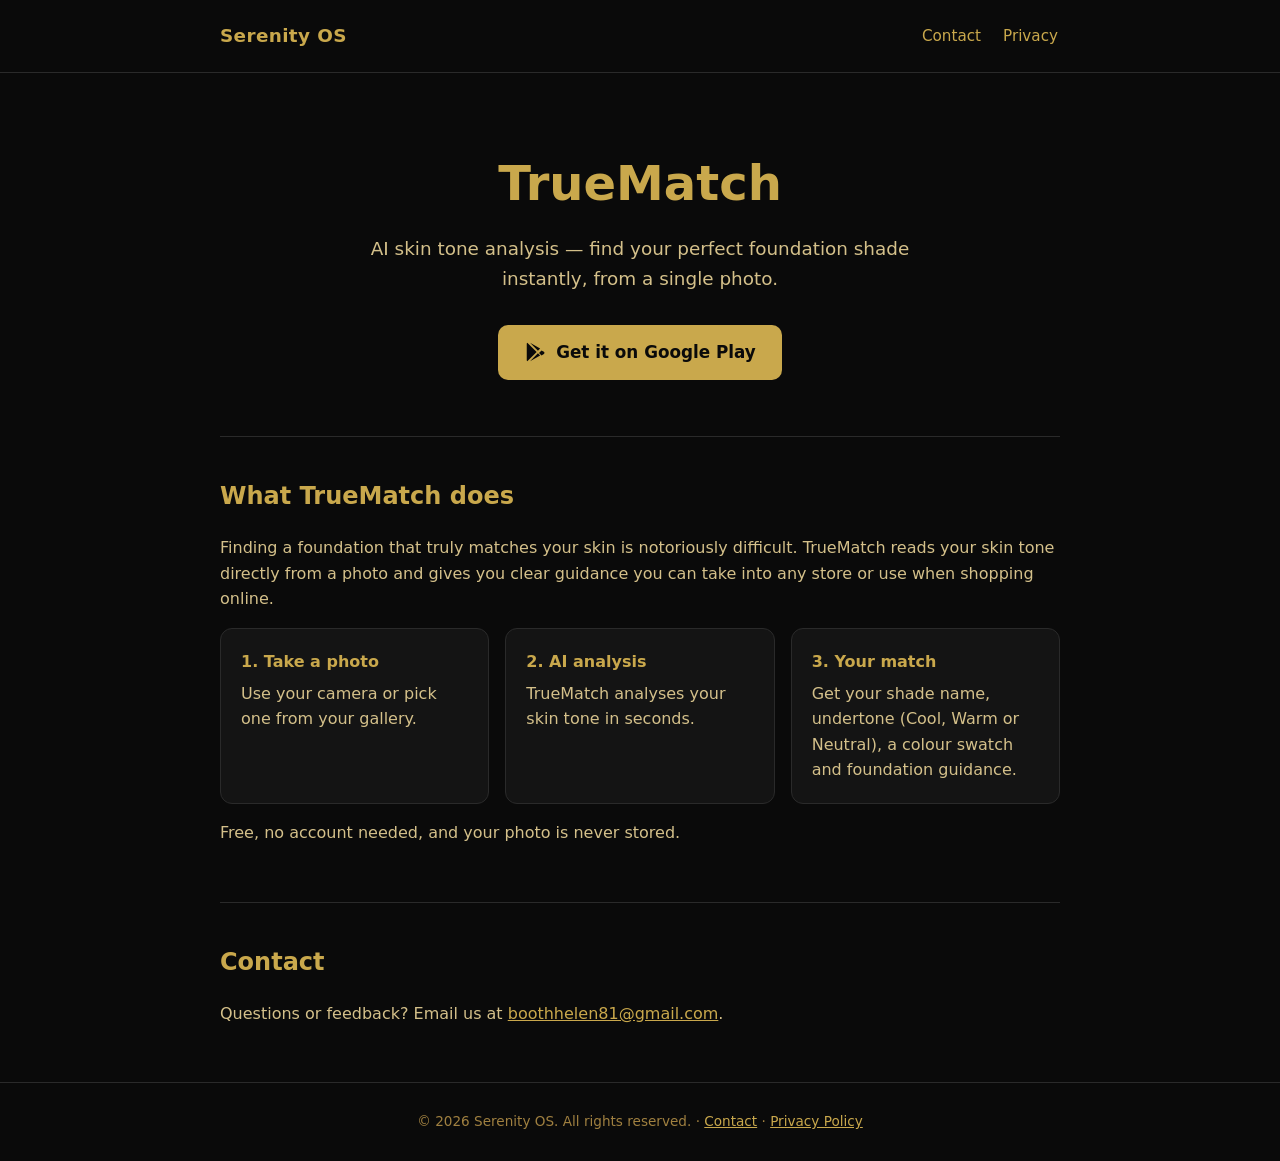
<file: index.html>
<!doctype html>
<html lang="en-GB">
<head>
  <meta charset="utf-8">
  <meta name="viewport" content="width=device-width, initial-scale=1">
  <title>TrueMatch by Serenity OS</title>
  <meta name="description" content="TrueMatch uses AI to analyse your skin tone from a single photo and find your perfect foundation shade.">
  <link rel="stylesheet" href="style.css">
</head>
<body>
  <header>
    <div class="wrap">
      <a class="brand" href="index.html">Serenity OS</a>
      <nav>
        <a href="#contact">Contact</a>
        <a href="privacy.html">Privacy</a>
      </nav>
    </div>
  </header>

  <main class="wrap">
    <div class="hero">
      <h1>TrueMatch</h1>
      <p>AI skin tone analysis &mdash; find your perfect foundation shade instantly, from a single photo.</p>
      <a class="play-btn" href="https://play.google.com/store/apps/details?id=uk.co.serenityos.truematchai" target="_blank" rel="noopener">
        <svg viewBox="0 0 24 24" aria-hidden="true"><path fill="currentColor" d="M3.6 1.8 13.8 12 3.6 22.2c-.4-.2-.6-.6-.6-1.1V2.9c0-.5.2-.9.6-1.1Zm11.6 11.6 2.4 2.4-11 6.3 8.6-8.7Zm3.9-3.1 2.6 1.5c.8.5.8 1.9 0 2.4l-2.6 1.5-2.7-2.7 2.7-2.7ZM6.6 1.9l11 6.3-2.4 2.4-8.6-8.7Z"/></svg>
        Get it on Google Play
      </a>
    </div>

    <section>
      <h2>What TrueMatch does</h2>
      <p>Finding a foundation that truly matches your skin is notoriously difficult. TrueMatch reads your skin tone directly from a photo and gives you clear guidance you can take into any store or use when shopping online.</p>
      <ul class="steps">
        <li><strong>1. Take a photo</strong>Use your camera or pick one from your gallery.</li>
        <li><strong>2. AI analysis</strong>TrueMatch analyses your skin tone in seconds.</li>
        <li><strong>3. Your match</strong>Get your shade name, undertone (Cool, Warm or Neutral), a colour swatch and foundation guidance.</li>
      </ul>
      <p>Free, no account needed, and your photo is never stored.</p>
    </section>

    <section id="contact">
      <h2>Contact</h2>
      <p>Questions or feedback? Email us at <a href="mailto:boothhelen81@gmail.com">boothhelen81@gmail.com</a>.</p>
    </section>
  </main>

  <footer>
    <div class="wrap">
      &copy; 2026 Serenity OS. All rights reserved. &middot; <a href="#contact">Contact</a> &middot; <a href="privacy.html">Privacy Policy</a>
    </div>
  </footer>
</body>
</html>
</file>
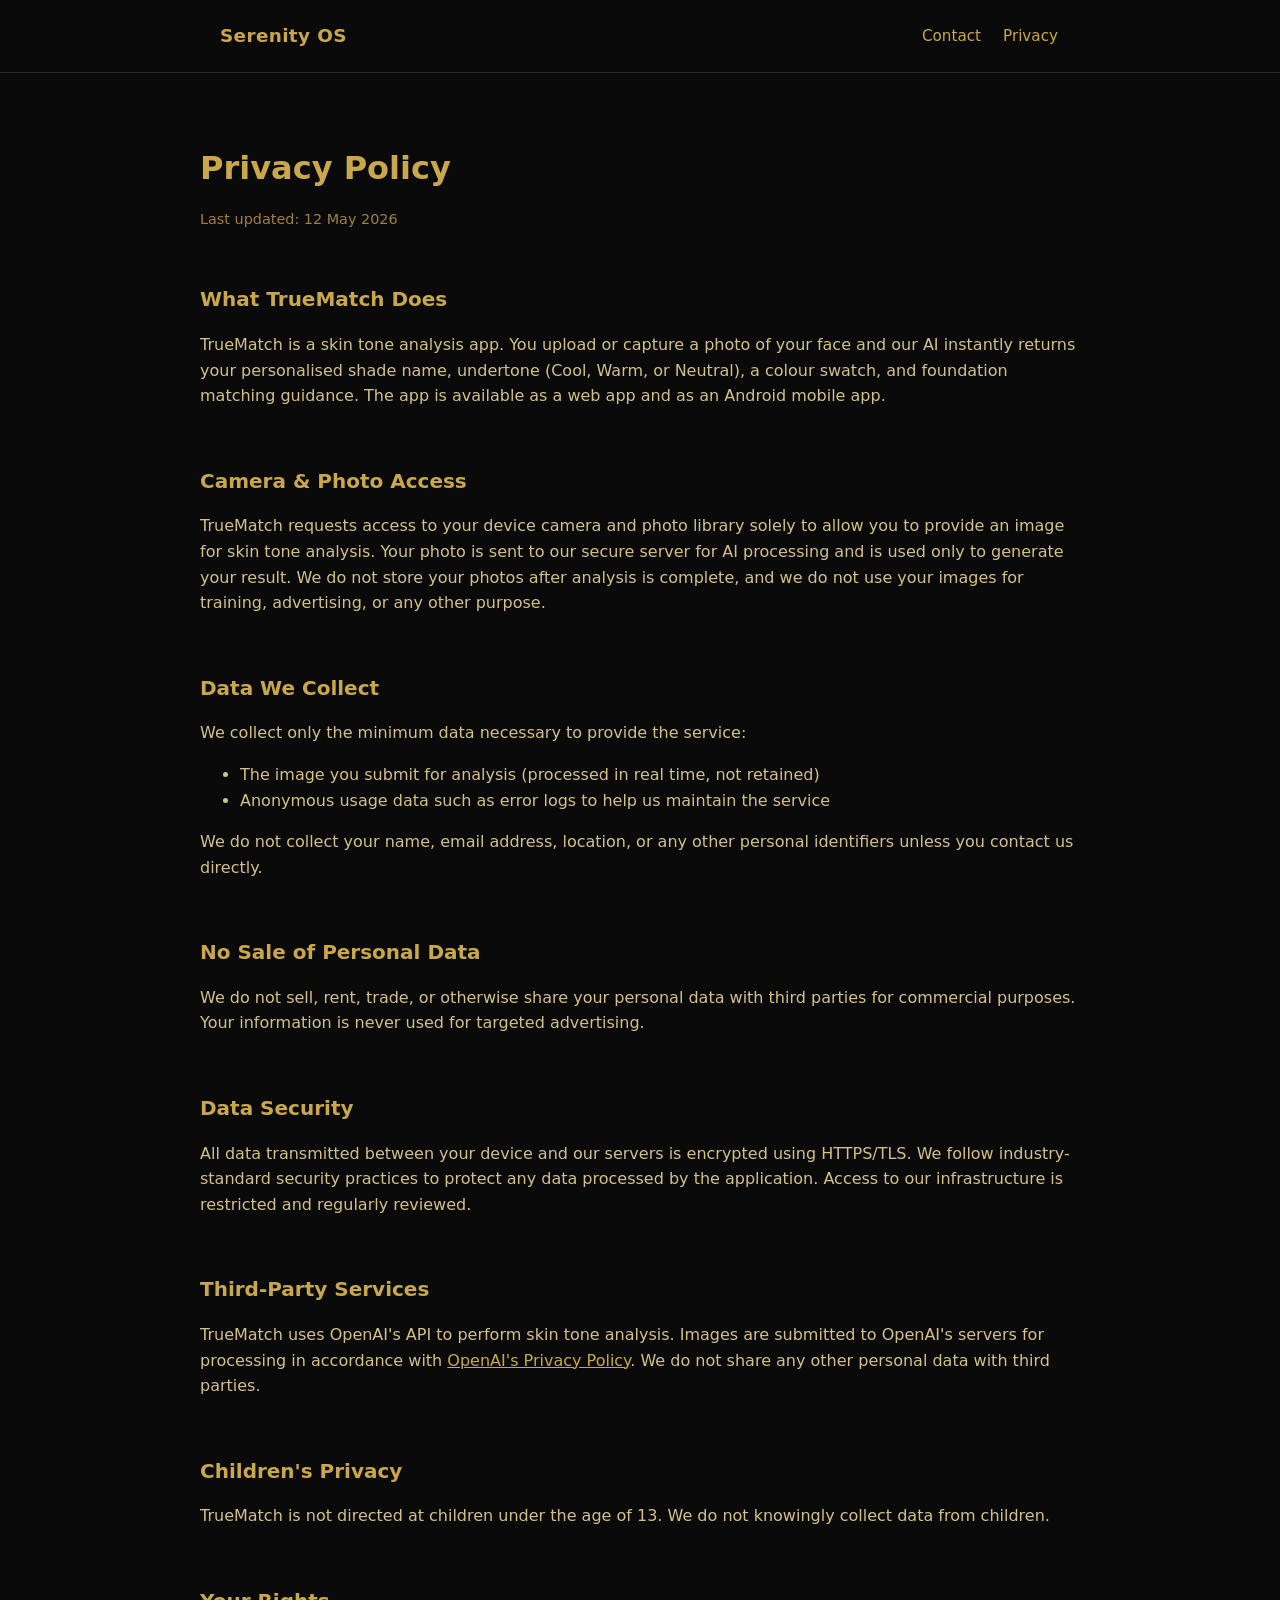
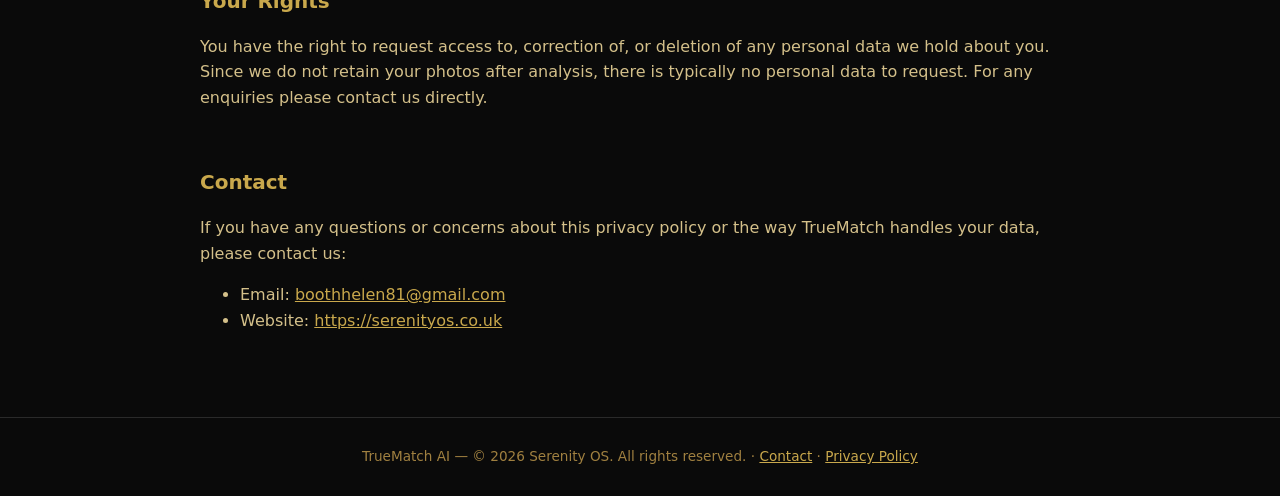
<file: privacy.html>
<!doctype html>
<html lang="en-GB">
<head>
  <meta charset="utf-8">
  <meta name="viewport" content="width=device-width, initial-scale=1">
  <title>Privacy Policy – TrueMatch</title>
  <link rel="stylesheet" href="style.css">
</head>
<body>
  <header>
    <div class="wrap">
      <a class="brand" href="index.html">Serenity OS</a>
      <nav>
        <a href="index.html#contact">Contact</a>
        <a href="privacy.html">Privacy</a>
      </nav>
    </div>
  </header>

  <main class="wrap policy">
    <h1>Privacy Policy</h1>
    <p class="updated">Last updated: 12 May 2026</p>

    <section>
      <h2>What TrueMatch Does</h2>
      <p>TrueMatch is a skin tone analysis app. You upload or capture a photo of your face and our AI instantly returns your personalised shade name, undertone (Cool, Warm, or Neutral), a colour swatch, and foundation matching guidance. The app is available as a web app and as an Android mobile app.</p>
    </section>

    <section>
      <h2>Camera &amp; Photo Access</h2>
      <p>TrueMatch requests access to your device camera and photo library solely to allow you to provide an image for skin tone analysis. Your photo is sent to our secure server for AI processing and is used only to generate your result. We do not store your photos after analysis is complete, and we do not use your images for training, advertising, or any other purpose.</p>
    </section>

    <section>
      <h2>Data We Collect</h2>
      <p>We collect only the minimum data necessary to provide the service:</p>
      <ul>
        <li>The image you submit for analysis (processed in real time, not retained)</li>
        <li>Anonymous usage data such as error logs to help us maintain the service</li>
      </ul>
      <p>We do not collect your name, email address, location, or any other personal identifiers unless you contact us directly.</p>
    </section>

    <section>
      <h2>No Sale of Personal Data</h2>
      <p>We do not sell, rent, trade, or otherwise share your personal data with third parties for commercial purposes. Your information is never used for targeted advertising.</p>
    </section>

    <section>
      <h2>Data Security</h2>
      <p>All data transmitted between your device and our servers is encrypted using HTTPS/TLS. We follow industry-standard security practices to protect any data processed by the application. Access to our infrastructure is restricted and regularly reviewed.</p>
    </section>

    <section>
      <h2>Third-Party Services</h2>
      <p>TrueMatch uses OpenAI's API to perform skin tone analysis. Images are submitted to OpenAI's servers for processing in accordance with <a href="https://openai.com/policies/privacy-policy" target="_blank" rel="noopener noreferrer">OpenAI's Privacy Policy</a>. We do not share any other personal data with third parties.</p>
    </section>

    <section>
      <h2>Children's Privacy</h2>
      <p>TrueMatch is not directed at children under the age of 13. We do not knowingly collect data from children.</p>
    </section>

    <section>
      <h2>Your Rights</h2>
      <p>You have the right to request access to, correction of, or deletion of any personal data we hold about you. Since we do not retain your photos after analysis, there is typically no personal data to request. For any enquiries please contact us directly.</p>
    </section>

    <section>
      <h2>Contact</h2>
      <p>If you have any questions or concerns about this privacy policy or the way TrueMatch handles your data, please contact us:</p>
      <ul>
        <li>Email: <a href="mailto:boothhelen81@gmail.com">boothhelen81@gmail.com</a></li>
        <li>Website: <a href="https://serenityos.co.uk">https://serenityos.co.uk</a></li>
      </ul>
    </section>
  </main>

  <footer>
    <div class="wrap">TrueMatch AI &mdash; &copy; 2026 Serenity OS. All rights reserved. &middot; <a href="index.html#contact">Contact</a> &middot; <a href="privacy.html">Privacy Policy</a></div>
  </footer>
</body>
</html>
</file>
<file: style.css>
:root {
  --bg: #0a0a0a;
  --panel: #141414;
  --line: #2a2a2a;
  --gold: #c9a84c;
  --text: #d4c08a;
  --muted: #a08040;
}

* { box-sizing: border-box; }

body {
  margin: 0;
  background: var(--bg);
  color: var(--text);
  font-family: system-ui, -apple-system, "Segoe UI", Roboto, sans-serif;
  line-height: 1.6;
}

a { color: var(--gold); }

.wrap { max-width: 880px; margin: 0 auto; padding: 0 20px; }

header { border-bottom: 1px solid var(--line); }
header .wrap { display: flex; flex-wrap: wrap; justify-content: space-between; align-items: center; gap: 8px 16px; padding-top: 18px; padding-bottom: 18px; }
.brand { color: var(--gold); font-weight: 700; font-size: 1.15rem; text-decoration: none; letter-spacing: .02em; }
nav { display: flex; flex-wrap: wrap; gap: 6px 18px; }
nav a { display: inline-block; padding: 6px 2px; text-decoration: none; font-size: .95rem; }

@media (max-width: 480px) {
  header .wrap { flex-direction: column; justify-content: center; }
  nav { justify-content: center; }
}

.hero { text-align: center; padding: 72px 0 56px; }
.hero h1 { color: var(--gold); font-size: clamp(2rem, 6vw, 3rem); margin: 0 0 12px; }
.hero p { font-size: 1.15rem; max-width: 560px; margin: 0 auto 32px; }

.play-btn {
  display: inline-flex; align-items: center; gap: 10px;
  background: var(--gold); color: #0a0a0a;
  padding: 14px 26px; border-radius: 10px;
  font-weight: 700; text-decoration: none; font-size: 1.05rem;
}
.play-btn:hover { background: #ddbc5e; }
.play-btn svg { width: 22px; height: 22px; }

section { padding: 40px 0; border-top: 1px solid var(--line); }
h2 { color: var(--gold); margin-top: 0; }

.steps { display: grid; grid-template-columns: repeat(auto-fit, minmax(220px, 1fr)); gap: 16px; padding: 0; list-style: none; }
.steps li { background: var(--panel); border: 1px solid var(--line); border-radius: 12px; padding: 20px; }
.steps strong { color: var(--gold); display: block; margin-bottom: 6px; }

footer { border-top: 1px solid var(--line); padding: 28px 0; font-size: .85rem; color: var(--muted); text-align: center; }

.policy { padding: 48px 0; }
.policy h1 { color: var(--gold); margin-bottom: 4px; }
.policy .updated { color: var(--muted); font-size: .9rem; margin-bottom: 32px; }
.policy section { padding: 20px 0; border: 0; }
.policy h2 { font-size: 1.25rem; }
</file>
